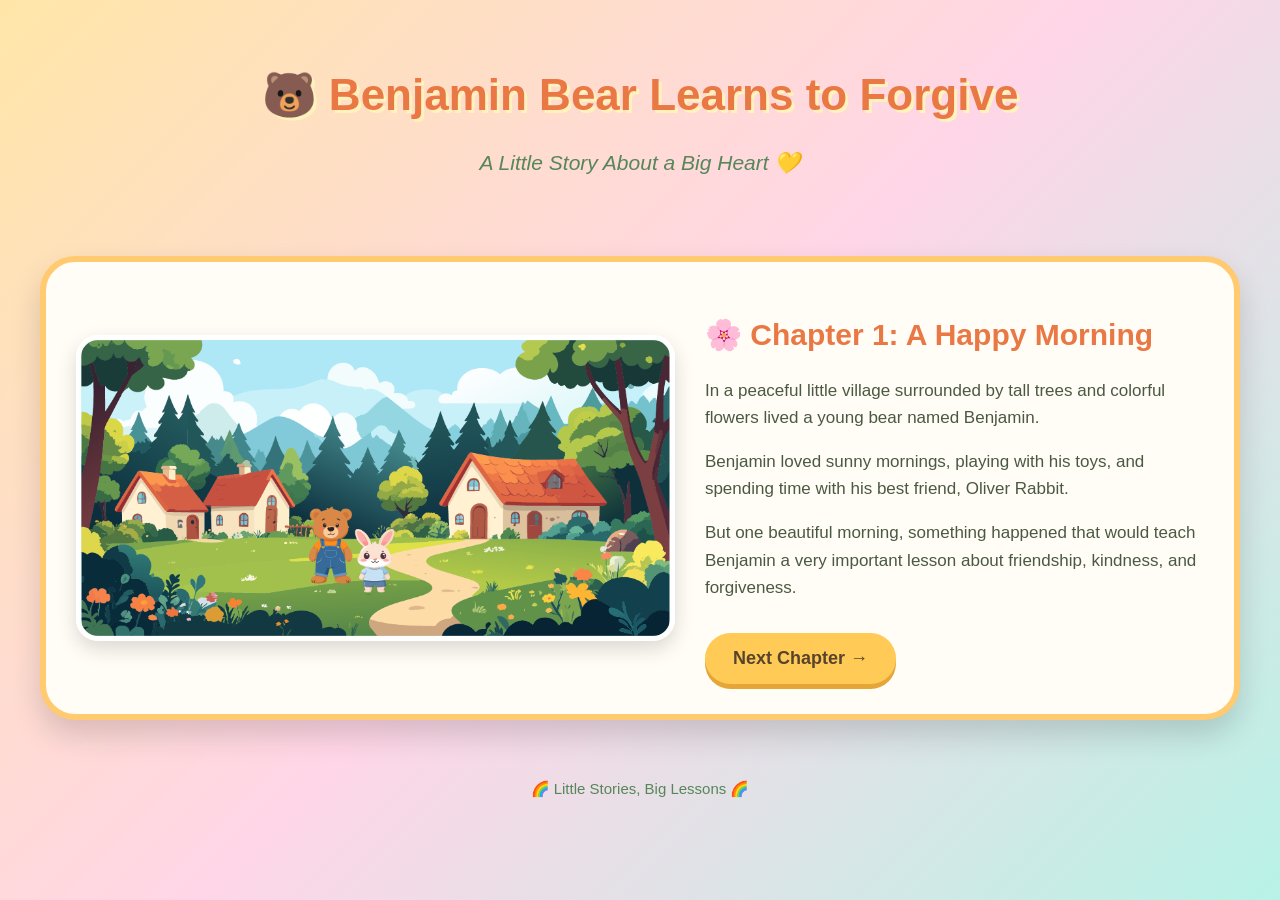
<file: index.html>
<!DOCTYPE html>
<html lang="en">

<head>
    <meta charset="UTF-8">
    <meta name="viewport" content="width=device-width, initial-scale=1.0">
    <title>Benjamin Bear Learns to Forgive</title>
    <link rel="stylesheet" href="styles.css">
</head>

<body>

    <header>
        <h1>🐻 Benjamin Bear Learns to Forgive</h1>
        <p>A Little Story About a Big Heart 💛</p>
    </header>

    <main>
        <section class="storybook">

            <div class="story-image">
                <img src="Images/Benjamin-page1.png"
                     alt="Benjamin Bear in his woodland village">
            </div>

            <div class="story-text">
                <h2>🌸 Chapter 1: A Happy Morning</h2>

                <p>
                    In a peaceful little village surrounded by tall trees
                    and colorful flowers lived a young bear named Benjamin.
                </p>

                <p>
                    Benjamin loved sunny mornings, playing with his toys,
                    and spending time with his best friend, Oliver Rabbit.
                </p>

                <p>
                    But one beautiful morning, something happened that
                    would teach Benjamin a very important lesson about
                    friendship, kindness, and forgiveness.
                </p>

                <a href="Page2.html" class="next-button">
                    Next Chapter →
                </a>
            </div>

        </section>
    </main>

    <footer>
        <p>🌈 Little Stories, Big Lessons 🌈</p>
    </footer>

</body>
</html>
</file>
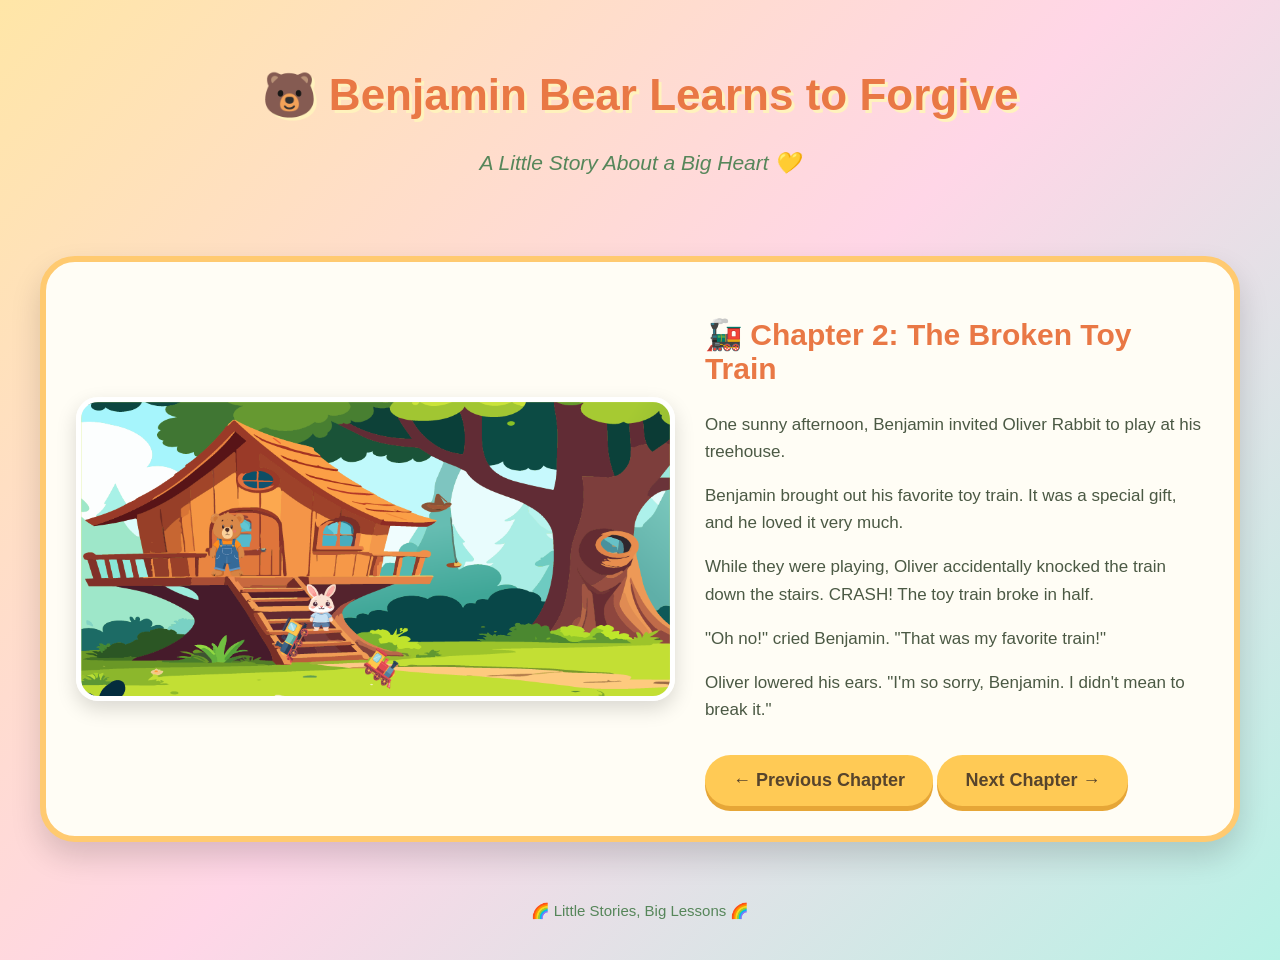
<file: Page2.html>
<!DOCTYPE html>
<html lang="en">

<head>
    <meta charset="UTF-8">
    <meta name="viewport" content="width=device-width, initial-scale=1.0">
    <title>Chapter 2 | Benjamin Bear Learns to Forgive</title>
    <link rel="stylesheet" href="styles.css">
</head>

<body>

    <header>
        <h1>🐻 Benjamin Bear Learns to Forgive</h1>
        <p>A Little Story About a Big Heart 💛</p>
    </header>

    <main>
        <section class="storybook">

            <div class="story-image">
                <img src="Images/Benjamin-page2.png"
                     alt="Benjamin and Oliver playing near their treehouse">
            </div>

            <div class="story-text">

                <h2>🚂 Chapter 2: The Broken Toy Train</h2>

                <p>
                    One sunny afternoon, Benjamin invited Oliver Rabbit
                    to play at his treehouse.
                </p>

                <p>
                    Benjamin brought out his favorite toy train.
                    It was a special gift, and he loved it very much.
                </p>

                <p>
                    While they were playing, Oliver accidentally
                    knocked the train down the stairs.
                    CRASH! The toy train broke in half.
                </p>

                <p>
                    "Oh no!" cried Benjamin.
                    "That was my favorite train!"
                </p>

                <p>
                    Oliver lowered his ears.
                    "I'm so sorry, Benjamin. I didn't mean to break it."
                </p>

                <a href="index.html" class="next-button">
                    ← Previous Chapter
                </a>

                <a href="Page3.html" class="next-button">
                    Next Chapter →
                </a>

            </div>

        </section>
    </main>

    <footer>
        <p>🌈 Little Stories, Big Lessons 🌈</p>
    </footer>

</body>
</html>
</file>
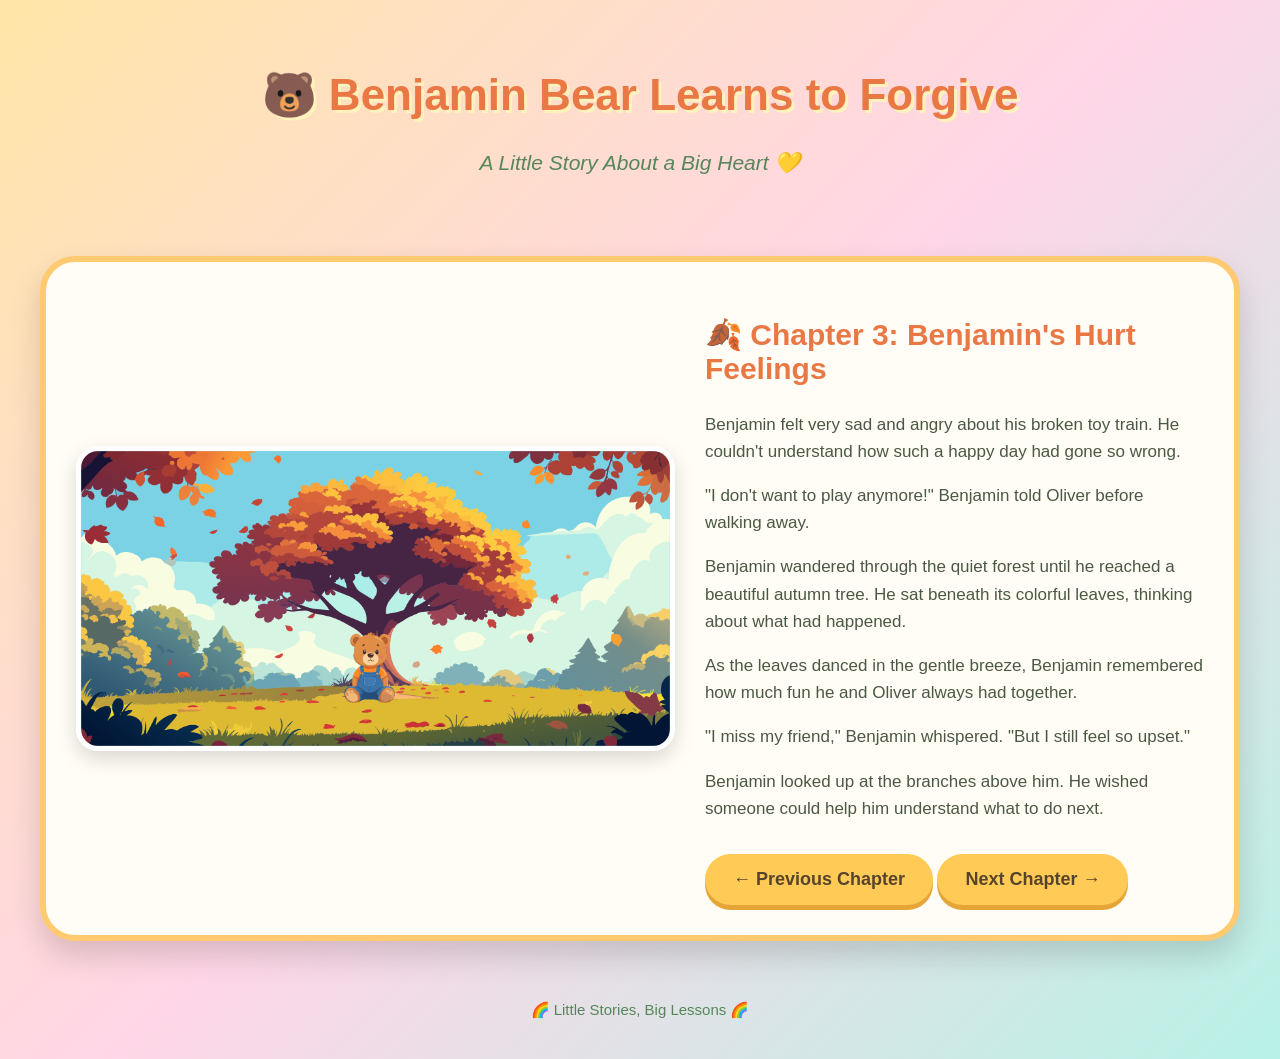
<file: Page3.html>
<!DOCTYPE html>
<html lang="en">

<head>
    <meta charset="UTF-8">
    <meta name="viewport" content="width=device-width, initial-scale=1.0">
    <title>Chapter 3 | Benjamin Bear Learns to Forgive</title>
    <link rel="stylesheet" href="styles.css">
</head>

<body>

    <header>
        <h1>🐻 Benjamin Bear Learns to Forgive</h1>
        <p>A Little Story About a Big Heart 💛</p>
    </header>

    <main>
        <section class="storybook">

            <div class="story-image">
                <img src="Images/Benjamin-page3.png"
                     alt="Benjamin Bear sitting beneath a colorful autumn tree">
            </div>

            <div class="story-text">

                <h2>🍂 Chapter 3: Benjamin's Hurt Feelings</h2>

                <p>
                    Benjamin felt very sad and angry about his
                    broken toy train. He couldn't understand
                    how such a happy day had gone so wrong.
                </p>

                <p>
                    "I don't want to play anymore!"
                    Benjamin told Oliver before walking away.
                </p>

                <p>
                    Benjamin wandered through the quiet forest
                    until he reached a beautiful autumn tree.
                    He sat beneath its colorful leaves,
                    thinking about what had happened.
                </p>

                <p>
                    As the leaves danced in the gentle breeze,
                    Benjamin remembered how much fun he
                    and Oliver always had together.
                </p>

                <p>
                    "I miss my friend," Benjamin whispered.
                    "But I still feel so upset."
                </p>

                <p>
                    Benjamin looked up at the branches above him.
                    He wished someone could help him understand
                    what to do next.
                </p>

                <a href="Page2.html" class="next-button">
                    ← Previous Chapter
                </a>

                <a href="Page4.html" class="next-button">
                    Next Chapter →
                </a>

            </div>

        </section>
    </main>

    <footer>
        <p>🌈 Little Stories, Big Lessons 🌈</p>
    </footer>

</body>
</html>
</file>
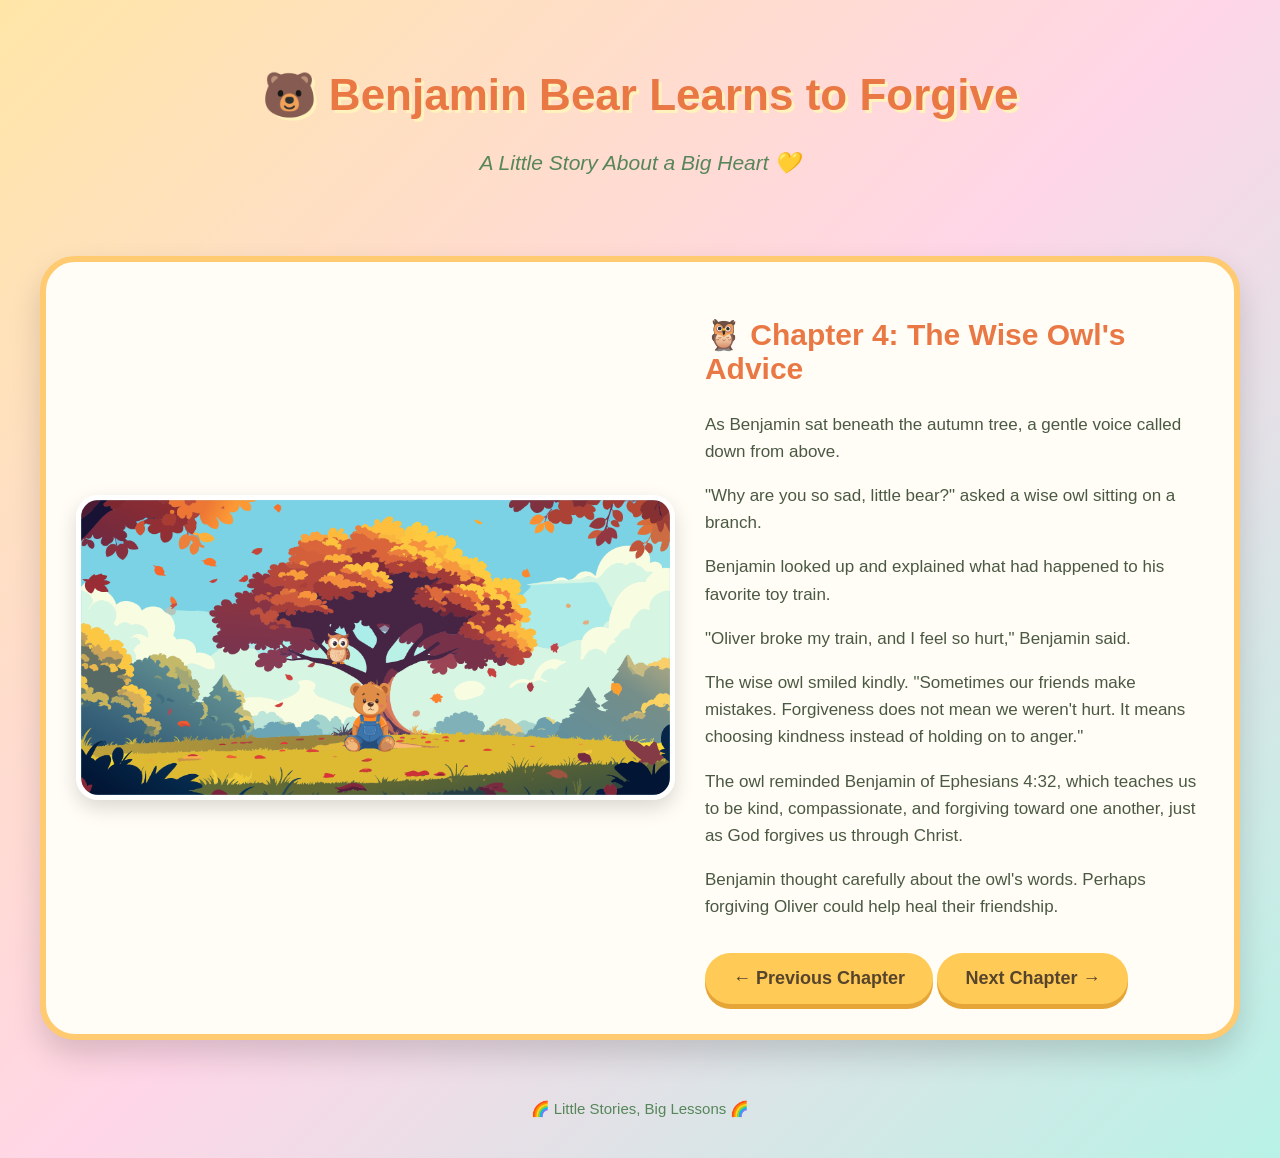
<file: Page4.html>
<!DOCTYPE html>
<html lang="en">

<head>
    <meta charset="UTF-8">
    <meta name="viewport" content="width=device-width, initial-scale=1.0">
    <title>Chapter 4 | Benjamin Bear Learns to Forgive</title>
    <link rel="stylesheet" href="styles.css">
</head>

<body>

    <header>
        <h1>🐻 Benjamin Bear Learns to Forgive</h1>
        <p>A Little Story About a Big Heart 💛</p>
    </header>

    <main>
        <section class="storybook">

            <div class="story-image">
                <img src="Images/Benjamin-page4.png"
                     alt="A wise owl sitting in a colorful autumn tree">
            </div>

            <div class="story-text">

                <h2>🦉 Chapter 4: The Wise Owl's Advice</h2>

                <p>
                    As Benjamin sat beneath the autumn tree,
                    a gentle voice called down from above.
                </p>

                <p>
                    "Why are you so sad, little bear?"
                    asked a wise owl sitting on a branch.
                </p>

                <p>
                    Benjamin looked up and explained what
                    had happened to his favorite toy train.
                </p>

                <p>
                    "Oliver broke my train, and I feel so hurt,"
                    Benjamin said.
                </p>

                <p>
                    The wise owl smiled kindly.
                    "Sometimes our friends make mistakes.
                    Forgiveness does not mean we weren't hurt.
                    It means choosing kindness instead of
                    holding on to anger."
                </p>

                <p>
                    The owl reminded Benjamin of Ephesians 4:32,
                    which teaches us to be kind, compassionate,
                    and forgiving toward one another,
                    just as God forgives us through Christ.
                </p>

                <p>
                    Benjamin thought carefully about the owl's
                    words. Perhaps forgiving Oliver could help
                    heal their friendship.
                </p>

                <a href="Page3.html" class="next-button">
                    ← Previous Chapter
                </a>

                <a href="Page5.html" class="next-button">
                    Next Chapter →
                </a>

            </div>

        </section>
    </main>

    <footer>
        <p>🌈 Little Stories, Big Lessons 🌈</p>
    </footer>

</body>
</html>
</file>
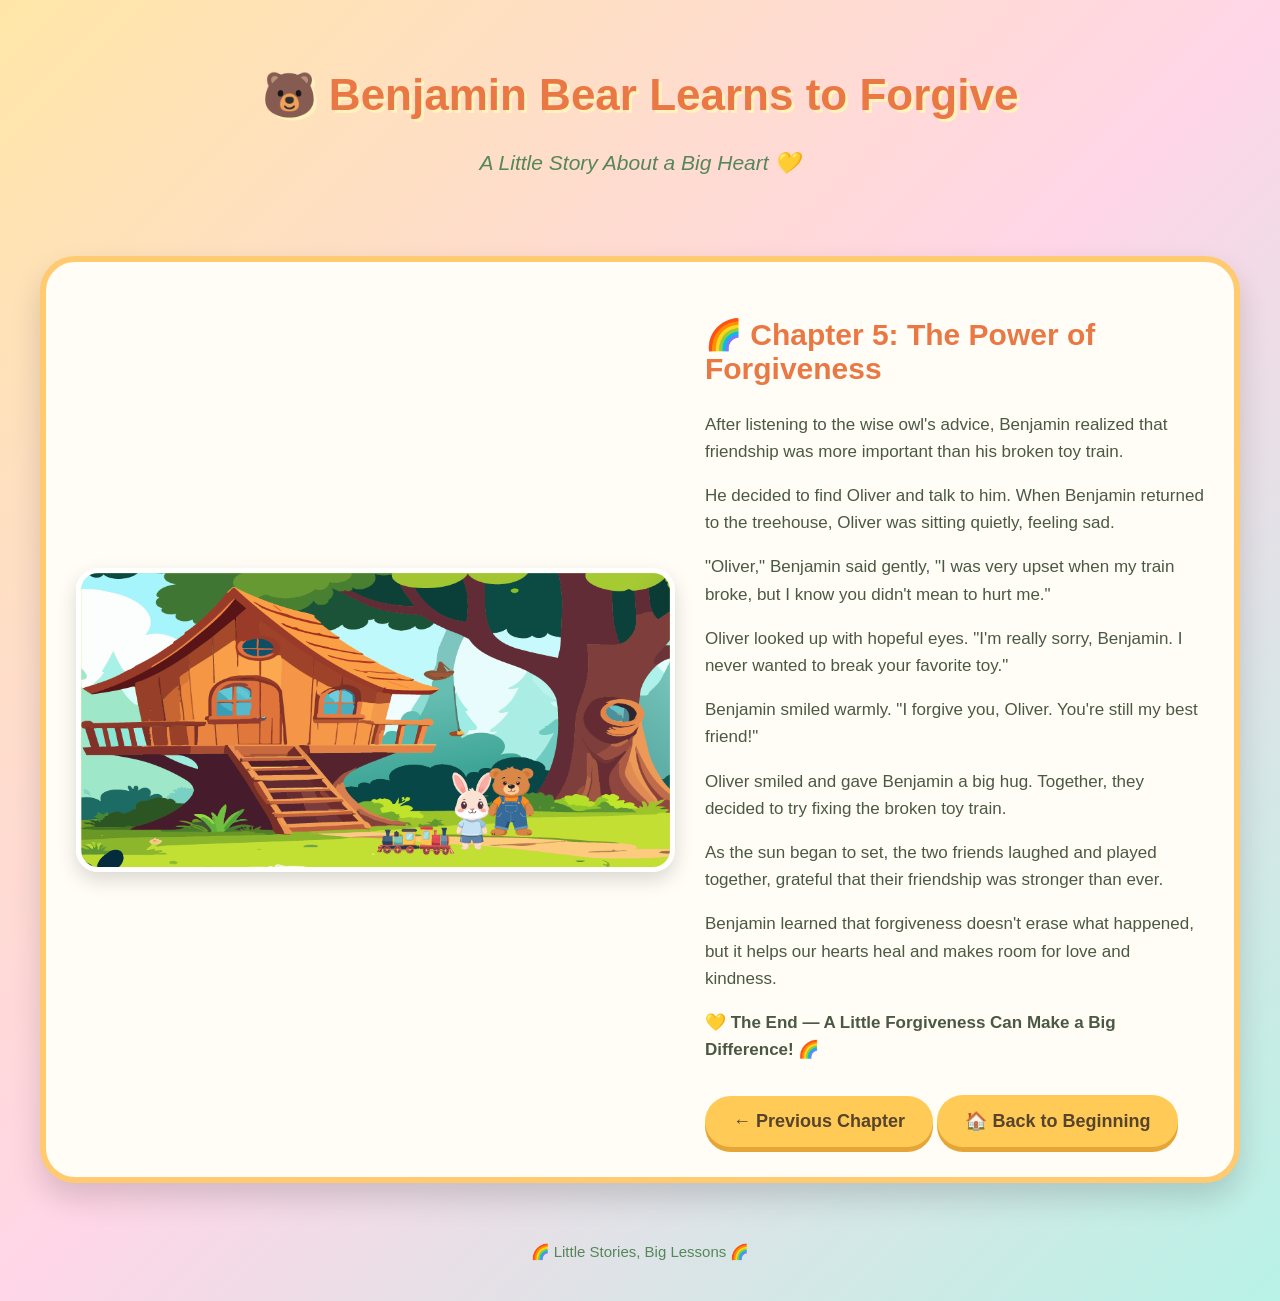
<file: Page5.html>
<!DOCTYPE html>
<html lang="en">

<head>
    <meta charset="UTF-8">
    <meta name="viewport" content="width=device-width, initial-scale=1.0">

    <title>Chapter 5 | Benjamin Bear Learns to Forgive</title>

    <link rel="stylesheet" href="styles.css">
</head>

<body>

    <header>
        <h1>🐻 Benjamin Bear Learns to Forgive</h1>
        <p>A Little Story About a Big Heart 💛</p>
    </header>

    <main>
        <section class="storybook">

            <div class="story-image">
                <img src="Images/Benjamin-page5.png"
                     alt="Benjamin Bear and Oliver Rabbit together again">
            </div>

            <div class="story-text">

                <h2>🌈 Chapter 5: The Power of Forgiveness</h2>

                <p>
                    After listening to the wise owl's advice,
                    Benjamin realized that friendship was
                    more important than his broken toy train.
                </p>

                <p>
                    He decided to find Oliver and talk to him.
                    When Benjamin returned to the treehouse,
                    Oliver was sitting quietly, feeling sad.
                </p>

                <p>
                    "Oliver," Benjamin said gently,
                    "I was very upset when my train broke,
                    but I know you didn't mean to hurt me."
                </p>

                <p>
                    Oliver looked up with hopeful eyes.
                    "I'm really sorry, Benjamin.
                    I never wanted to break your favorite toy."
                </p>

                <p>
                    Benjamin smiled warmly.
                    "I forgive you, Oliver.
                    You're still my best friend!"
                </p>

                <p>
                    Oliver smiled and gave Benjamin a big hug.
                    Together, they decided to try fixing
                    the broken toy train.
                </p>

                <p>
                    As the sun began to set,
                    the two friends laughed and played together,
                    grateful that their friendship
                    was stronger than ever.
                </p>

                <p>
                    Benjamin learned that forgiveness
                    doesn't erase what happened,
                    but it helps our hearts heal
                    and makes room for love and kindness.
                </p>

                <p>
                    <strong>
                        💛 The End — A Little Forgiveness
                        Can Make a Big Difference! 🌈
                    </strong>
                </p>

                <a href="Page4.html" class="next-button">
                    ← Previous Chapter
                </a>

                <a href="index.html" class="next-button">
                    🏠 Back to Beginning
                </a>

            </div>

        </section>
    </main>

    <footer>
        <p>🌈 Little Stories, Big Lessons 🌈</p>
    </footer>

</body>
</html>
</file>
<file: styles.css>
/* BENJAMIN BEAR'S STORYBOOK */

* {
    box-sizing: border-box;
}

body {
    margin: 0;
    font-family: "Trebuchet MS", Arial, sans-serif;
    background: linear-gradient(135deg, #ffe6a7, #ffd6e7, #b8f2e6);
    color: #4b5944;
    min-height: 100vh;
}

/* TITLE */

header {
    text-align: center;
    padding: 40px 20px;
}

header h1 {
    font-size: 44px;
    color: #e97845;
    text-shadow: 3px 3px #fff2bd;
}

header p {
    font-size: 21px;
    color: #56865a;
    font-style: italic;
}

/* STORYBOOK */

.storybook {
    display: flex;
    align-items: center;
    gap: 30px;
    max-width: 1200px;
    margin: 20px auto;
    padding: 30px;
    background: #fffdf5;
    border: 6px solid #ffca70;
    border-radius: 35px;
    box-shadow: 0 15px 30px rgba(0, 0, 0, 0.15);
}

/* ILLUSTRATION */

.story-image {
    flex: 1.2;
    min-width: 0;
}

.story-image img {
    width: 100%;
    display: block;
    border-radius: 22px;
    border: 5px solid white;
    box-shadow: 0 8px 20px rgba(0, 0, 0, 0.15);
    animation: float 5s ease-in-out infinite;
}

@keyframes float {
    0%, 100% {
        transform: translateY(0);
    }

    50% {
        transform: translateY(-8px);
    }
}

/* STORY TEXT */

.story-text {
    flex: 1;
    min-width: 0;
}

.story-text h2 {
    font-size: 30px;
    color: #e97845;
}

.story-text p {
    font-size: 17px;
    line-height: 1.6;
    margin-bottom: 12px;

}

/* BUTTON */

.next-button {
    display: inline-block;
    margin-top: 20px;
    padding: 15px 28px;
    background: #ffca55;
    color: #57442c;
    font-size: 18px;
    font-weight: bold;
    text-decoration: none;
    border-radius: 30px;
    box-shadow: 0 5px #e6a637;
    transition: transform 0.3s;
}

.next-button:hover {
    transform: translateY(-4px);
    background: #ffe082;
}

/* FOOTER */

footer {
    text-align: center;
    padding: 25px;
    font-size: 15px;
    color: #56865a;
}

/* MOBILE DESIGN */

@media (max-width: 768px) {
    header h1 {
        font-size: 32px;
    }

    .storybook {
        flex-direction: column;
        margin: 15px;
        padding: 20px;
    }

    .story-text h2 {
        font-size: 26px;
    }
}

/* REDUCED MOTION */

@media (prefers-reduced-motion: reduce) {
    .story-image img {
        animation: none;
    }

    .next-button {
        transition: none;
    }
}
</file>
